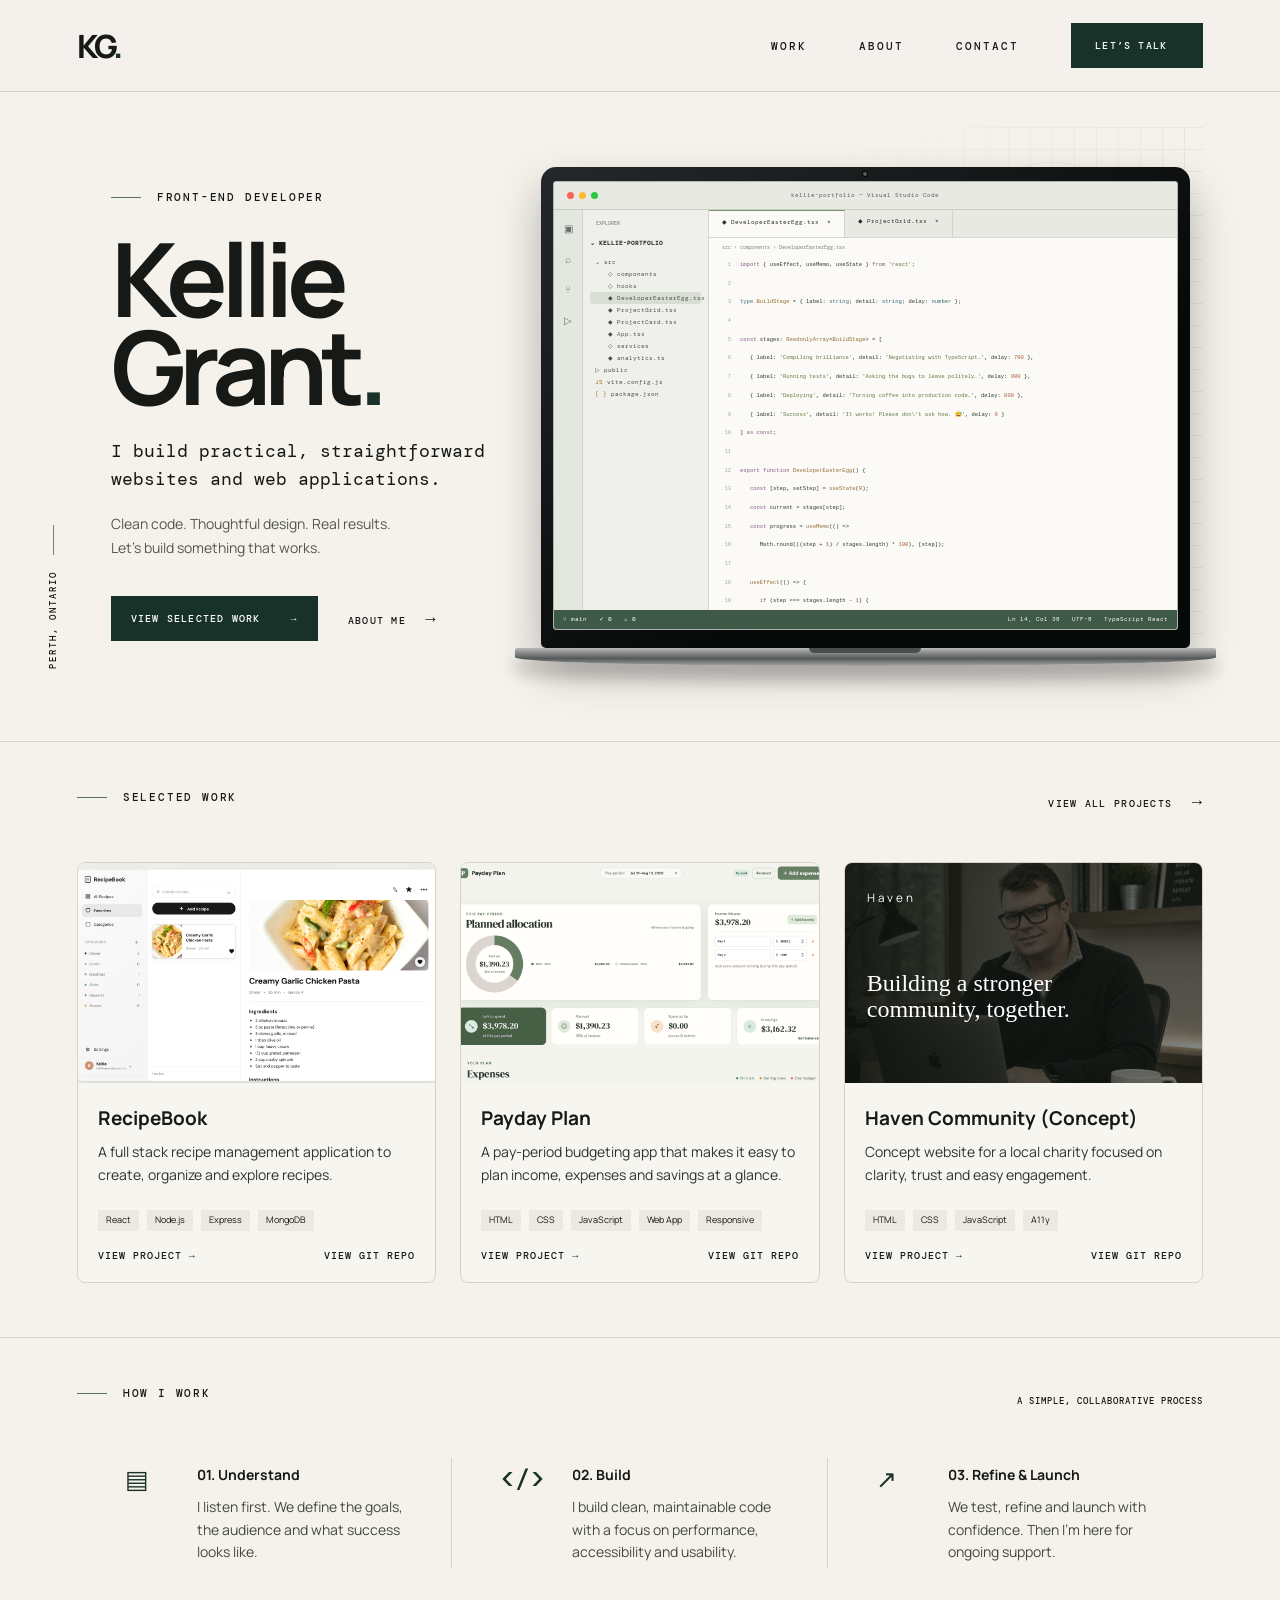
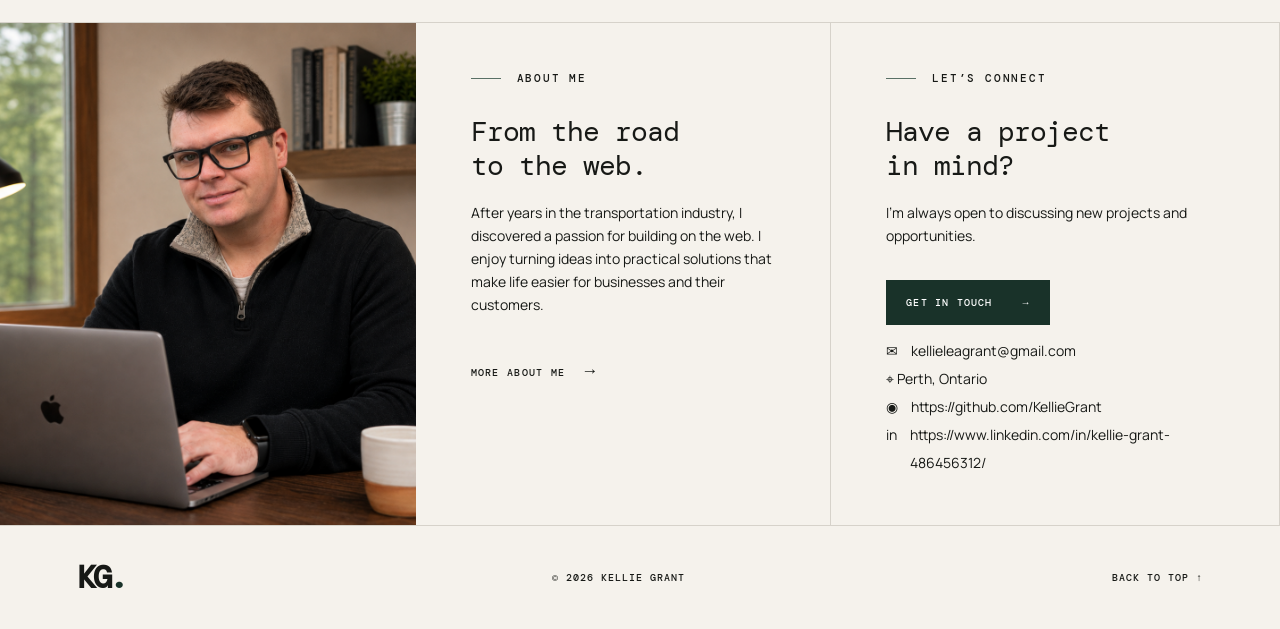
<file: index.html>
<!doctype html>
<html lang="en">
   <head>
      <meta charset="UTF-8" />
      <meta name="viewport" content="width=device-width, initial-scale=1.0" />
      <meta
         name="description"
         content="Kellie Grant — front-end developer building practical, thoughtful web experiences."
      />
      <title>Kellie Grant — Front-End Developer</title>
      <link rel="preconnect" href="https://fonts.googleapis.com" />
      <link rel="preconnect" href="https://fonts.gstatic.com" crossorigin />
      <link
         href="https://fonts.googleapis.com/css2?family=DM+Mono:wght@400;500&family=Manrope:wght@400;500;600;700;800&display=swap"
         rel="stylesheet"
      />
      <link rel="stylesheet" href="styles.css" />
   </head>
   <body>
      <header class="site-header">
         <a class="wordmark" href="#top" aria-label="Kellie Grant home"
            >KG<span>.</span></a
         >
         <button
            class="menu-toggle"
            aria-label="Toggle navigation"
            aria-expanded="false"
         >
            <span></span><span></span>
         </button>
         <nav class="nav-links" aria-label="Main navigation">
            <a href="#work">Work</a><a href="pages/about.html" data-about-transition>About</a
            ><a href="pages/contact.html" data-contact-transition>Contact</a>
            <a class="button button-small" href="mailto:kellieleagrant@gmail.com"
               >Let’s talk</a
            >
         </nav>
      </header>

      <main id="top">
         <section class="hero section-shell">
            <p class="location">Perth, Ontario</p>
            <div class="hero-copy">
               <p class="eyebrow">Front-end developer</p>
               <h1>Kellie<br />Grant<span>.</span></h1>
               <p class="hero-lede">
                  I build practical, straightforward<br />websites and web
                  applications.
               </p>
               <p class="hero-support">
                  Clean code. Thoughtful design. Real results.<br />Let’s build
                  something that works.
               </p>
               <div class="hero-actions">
                  <a class="button" href="#work"
                     >View selected work <span>→</span></a
                  >
                  <a class="text-link" href="pages/about.html" data-about-transition>About me <span>→</span></a>
               </div>
            </div>

            <div
               class="hero-visual"
               role="img"
               aria-label="A laptop displaying a React and TypeScript project in Visual Studio Code"
            >
               <div class="blueprint"></div>
               <div class="code-laptop" aria-hidden="true">
                  <div class="laptop-bezel">
                     <div class="code-window">
                        <div class="editor-titlebar">
                           <div class="window-controls">
                              <span></span><span></span><span></span>
                           </div>
                           <span>kellie-portfolio — Visual Studio Code</span>
                        </div>
                        <div class="editor-workspace">
                           <aside class="editor-activity">
                              <span>▣</span><span>⌕</span><span>⑂</span
                              ><span>▷</span>
                           </aside>
                           <aside class="editor-explorer">
                              <b>EXPLORER</b>
                              <strong>⌄ KELLIE-PORTFOLIO</strong>
                              <ul>
                                 <li>⌄ src</li>
                                 <li class="nested">◇ components</li>
                                 <li class="nested">◇ hooks</li>
                                 <li class="nested active">
                                    ◆ DeveloperEasterEgg.tsx
                                 </li>
                                 <li class="nested">◆ ProjectGrid.tsx</li>
                                 <li class="nested">◆ ProjectCard.tsx</li>
                                 <li class="nested">◆ App.tsx</li>
                                 <li class="nested">◇ services</li>
                                 <li class="nested">◆ analytics.ts</li>
                                 <li>▷ public</li>
                                 <li>
                                    <span class="js-file">JS</span>
                                    vite.config.js
                                 </li>
                                 <li>
                                    <span class="json-file">{ }</span>
                                    package.json
                                 </li>
                              </ul>
                           </aside>
                           <div class="editor-main">
                              <div class="editor-tabs">
                                 <span class="active"
                                    >◆ DeveloperEasterEgg.tsx&nbsp; ×</span
                                 >
                                 <span>◆ ProjectGrid.tsx&nbsp; ×</span>
                              </div>
                              <div class="code-breadcrumbs">
                                 src &rsaquo; components &rsaquo;
                                 DeveloperEasterEgg.tsx
                              </div>
                              <pre
                                 class="code-editor"
                              ><code><span class="line"><i>1</i><span class="pink">import</span> { useEffect, useMemo, useState } <span class="pink">from</span> <span class="green">'react'</span>;</span>
<span class="line"><i>2</i></span>
<span class="line"><i>3</i><span class="blue">type</span> <span class="yellow">BuildStage</span> = { label: <span class="blue">string</span>; detail: <span class="blue">string</span>; delay: <span class="blue">number</span> };</span>
<span class="line"><i>4</i></span>
<span class="line"><i>5</i><span class="pink">const</span> stages: <span class="yellow">ReadonlyArray</span>&lt;<span class="yellow">BuildStage</span>&gt; = [</span>
<span class="line"><i>6</i>   { label: <span class="green">'Compiling brilliance'</span>, detail: <span class="green">'Negotiating with TypeScript…'</span>, delay: <span class="orange">700</span> },</span>
<span class="line"><i>7</i>   { label: <span class="green">'Running tests'</span>, detail: <span class="green">'Asking the bugs to leave politely…'</span>, delay: <span class="orange">900</span> },</span>
<span class="line"><i>8</i>   { label: <span class="green">'Deploying'</span>, detail: <span class="green">'Turning coffee into production code…'</span>, delay: <span class="orange">800</span> },</span>
<span class="line"><i>9</i>   { label: <span class="green">'Success'</span>, detail: <span class="green">'It works! Please don\'t ask how. 😅'</span>, delay: <span class="orange">0</span> }</span>
<span class="line"><i>10</i>] <span class="pink">as const</span>;</span>
<span class="line"><i>11</i></span>
<span class="line"><i>12</i><span class="pink">export function</span> <span class="yellow">DeveloperEasterEgg</span>() {</span>
<span class="line"><i>13</i>   <span class="pink">const</span> [step, setStep] = <span class="yellow">useState</span>(<span class="orange">0</span>);</span>
<span class="line"><i>14</i>   <span class="pink">const</span> current = stages[step];</span>
<span class="line"><i>15</i>   <span class="pink">const</span> progress = <span class="yellow">useMemo</span>(() =&gt;</span>
<span class="line"><i>16</i>      Math.round(((step + <span class="orange">1</span>) / stages.length) * <span class="orange">100</span>), [step]);</span>
<span class="line"><i>17</i></span>
<span class="line"><i>18</i>   <span class="yellow">useEffect</span>(() =&gt; {</span>
<span class="line"><i>19</i>      <span class="pink">if</span> (step === stages.length - <span class="orange">1</span>) {</span>
<span class="line"><i>20</i>         console.info(<span class="green">'☕ Achievement unlocked: shipped before the coffee got cold.'</span>);</span>
<span class="line"><i>21</i>         <span class="pink">return</span>;</span>
<span class="line"><i>22</i>      }</span>
<span class="line"><i>23</i></span>
<span class="line"><i>24</i>      <span class="pink">const</span> timer = window.setTimeout(() =&gt;</span>
<span class="line"><i>25</i>         setStep(value =&gt; Math.min(value + <span class="orange">1</span>, stages.length - <span class="orange">1</span>)),</span>
<span class="line"><i>26</i>         current.delay</span>
<span class="line"><i>27</i>      );</span>
<span class="line"><i>28</i></span>
<span class="line"><i>29</i>      <span class="pink">return</span> () =&gt; window.clearTimeout(timer);</span>
<span class="line"><i>30</i>   }, [step, current.delay]);</span>
<span class="line"><i>31</i></span>
<span class="line"><i>32</i>   <span class="pink">return</span> (</span>
<span class="line"><i>33</i>      &lt;<span class="blue">output</span> <span class="cyan">aria-live</span>=<span class="green">"polite"</span> <span class="cyan">data-progress</span>={progress}&gt;</span>
<span class="line"><i>34</i>         &lt;<span class="blue">strong</span>&gt;{current.label}&lt;/<span class="blue">strong</span>&gt; — {current.detail} ({progress}%)</span>
<span class="line"><i>35</i>      &lt;/<span class="blue">output</span>&gt;</span>
<span class="line"><i>36</i>   );</span>
<span class="line"><i>37</i>}</span></code></pre>
                           </div>
                        </div>
                        <div class="editor-statusbar">
                           <span>⑂ main&nbsp;&nbsp; ✓ 0&nbsp;&nbsp; △ 0</span>
                           <span
                              >Ln 14, Col 38&nbsp;&nbsp; UTF-8&nbsp;&nbsp;
                              TypeScript React</span
                           >
                        </div>
                        <div class="laptop-about-preview" aria-hidden="true">
                           <div class="preview-header">
                              <span class="preview-wordmark">KG<span>.</span></span>
                              <span>Work&nbsp;&nbsp;&nbsp; About&nbsp;&nbsp;&nbsp; Contact</span>
                           </div>
                           <div class="preview-about-copy">
                              <p>— About me</p>
                              <h2>Hi, I’m<br />Kellie<span>.</span></h2>
                              <small>Front-end developer, thoughtful problem solver,<br />and lifelong builder based in Perth, Ontario.</small>
                           </div>
                           <img src="assets/images/kellie-portrait.png" alt="" />
                        </div>
                        <div class="laptop-contact-preview" aria-hidden="true">
                           <div class="preview-header">
                              <span class="preview-wordmark">KG<span>.</span></span>
                              <span>Work&nbsp;&nbsp;&nbsp; About&nbsp;&nbsp;&nbsp; Contact</span>
                           </div>
                           <div class="preview-contact-copy">
                              <p>— Let’s connect</p>
                              <h2>Let’s build<br />something<span>.</span></h2>
                              <small>Have a project or opportunity in mind?<br />I’d love to hear about it.</small>
                           </div>
                           <div class="preview-contact-card">
                              <span>START A CONVERSATION</span>
                              <b>kellieleagrant<br />@gmail.com</b>
                              <i>Send an email&nbsp; →</i>
                           </div>
                        </div>
                     </div>
                  </div>
                  <div class="code-laptop-base"><span></span></div>
               </div>
            </div>
         </section>

         <section class="work-section section-shell" id="work">
            <div class="section-heading">
               <p class="eyebrow">Selected work</p>
               <a class="text-link" href="#project-grid"
                  >View all projects <span>→</span></a
               >
            </div>
            <div class="project-grid" id="project-grid">
               <article class="project-card">
                  <a
                     class="project-image recipebook-preview"
                     href="https://recipe-book-nu-five.vercel.app"
                     target="_blank"
                     rel="noopener noreferrer"
                     aria-label="View the RecipeBook project"
                  >
                     <img
                        src="assets/images/RecipeBook.png"
                        alt="RecipeBook application showing a creamy garlic chicken pasta recipe"
                     />
                  </a>
                  <div class="project-body">
                     <h3>RecipeBook</h3>
                     <p>
                        A full stack recipe management application to create,
                        organize and explore recipes.
                     </p>
                     <div class="tags">
                        <span>React</span><span>Node.js</span
                        ><span>Express</span><span>MongoDB</span>
                     </div>
                     <div class="card-links">
                        <a
                           href="https://recipe-book-nu-five.vercel.app"
                           target="_blank"
                           rel="noopener noreferrer"
                           >View project →</a
                        ><a
                           href="https://github.com/KellieGrant/RecipeBook"
                           target="_blank"
                           rel="noopener noreferrer"
                           >View Git repo</a
                        >
                     </div>
                  </div>
               </article>
               <article class="project-card">
                  <a
                     class="project-image payday-preview"
                     href="https://payday-plan-budget.kgrant325i.chatgpt.site"
                     target="_blank"
                     rel="noopener noreferrer"
                     aria-label="View the Payday Plan project"
                  >
                     <img
                        src="assets/images/Payday.png"
                        alt="Payday Plan budgeting app dashboard"
                     />
                  </a>
                  <div class="project-body">
                     <h3>Payday Plan</h3>
                     <p>
                        A pay-period budgeting app that makes it easy to plan
                        income, expenses and savings at a glance.
                     </p>
                     <div class="tags">
                        <span>HTML</span><span>CSS</span><span>JavaScript</span
                        ><span>Web App</span><span>Responsive</span>
                     </div>
                     <div class="card-links">
                        <a
                           href="https://payday-plan-budget.kgrant325i.chatgpt.site"
                           target="_blank"
                           rel="noopener noreferrer"
                           >View project →</a
                        ><a
                           href="https://github.com/KellieGrant/PaydayPlanner"
                           target="_blank"
                           rel="noopener noreferrer"
                           >View Git repo</a
                        >
                     </div>
                  </div>
               </article>
               <article class="project-card">
                  <a
                     class="project-image haven-preview"
                     href="#contact"
                     aria-label="Learn more about the Haven Community concept"
                  >
                     <div class="project-overlay">
                        <small>Haven</small>
                        <h3>Building a stronger<br />community, together.</h3>
                     </div>
                  </a>
                  <div class="project-body">
                     <h3>Haven Community (Concept)</h3>
                     <p>
                        Concept website for a local charity focused on clarity,
                        trust and easy engagement.
                     </p>
                     <div class="tags">
                        <span>HTML</span><span>CSS</span><span>JavaScript</span
                        ><span>A11y</span>
                     </div>
                     <div class="card-links">
                        <a href="#contact">View project →</a
                        ><a
                           href="https://github.com/KellieGrant/kellie_grant_portfolio"
                           target="_blank"
                           rel="noopener noreferrer"
                           >View Git repo</a
                        >
                     </div>
                  </div>
               </article>
            </div>
         </section>

         <section class="process section-shell">
            <div class="section-heading">
               <p class="eyebrow">How I work</p>
               <p class="micro">A simple, collaborative process</p>
            </div>
            <div class="process-grid">
               <article>
                  <span class="process-icon">▤</span>
                  <div>
                     <h3>01. Understand</h3>
                     <p>
                        I listen first. We define the goals, the audience and
                        what success looks like.
                     </p>
                  </div>
               </article>
               <article>
                  <span class="process-icon">&lt;/&gt;</span>
                  <div>
                     <h3>02. Build</h3>
                     <p>
                        I build clean, maintainable code with a focus on
                        performance, accessibility and usability.
                     </p>
                  </div>
               </article>
               <article>
                  <span class="process-icon">↗</span>
                  <div>
                     <h3>03. Refine &amp; Launch</h3>
                     <p>
                        We test, refine and launch with confidence. Then I’m
                        here for ongoing support.
                     </p>
                  </div>
               </article>
            </div>
         </section>

         <section class="about-contact" id="about">
            <div class="portrait">
               <img
                  src="assets/images/kellie-portrait.png"
                  alt="Kellie Grant working at a laptop"
               />
            </div>
            <div class="about-panel">
               <p class="eyebrow">About me</p>
               <h2>From the road<br />to the web.</h2>
               <p>
                  After years in the transportation industry, I discovered a
                  passion for building on the web. I enjoy turning ideas into
                  practical solutions that make life easier for businesses and
                  their customers.
               </p>
               <a class="text-link" href="pages/about.html"
                  >More about me <span>→</span></a
               >
            </div>
            <div class="contact-panel" id="contact">
               <p class="eyebrow">Let’s connect</p>
               <h2>Have a project<br />in mind?</h2>
               <p>
                  I’m always open to discussing new projects and opportunities.
               </p>
               <a class="button" href="mailto:kellieleagrant@gmail.com"
                  >Get in touch <span>→</span></a
               >
               <ul>
                  <li>
                     ✉
                     <a href="mailto:kellieleagrant@gmail.com"
                        >kellieleagrant@gmail.com</a
                     >
                  </li>
                  <li>⌖ Perth, Ontario</li>
                  <li>◉ <a href="#">https://github.com/KellieGrant</a></li>
                  <li>
                     in
                     <a href="#"
                        >https://www.linkedin.com/in/kellie-grant-486456312/</a
                     >
                  </li>
               </ul>
            </div>
         </section>
      </main>
      <footer>
         <a class="wordmark" href="#top">KG<span>.</span></a>
         <p>© <span id="year"></span> Kellie Grant</p>
         <a href="#top">Back to top ↑</a>
      </footer>
      <script src="script.js"></script>
   </body>
</html>
</file>
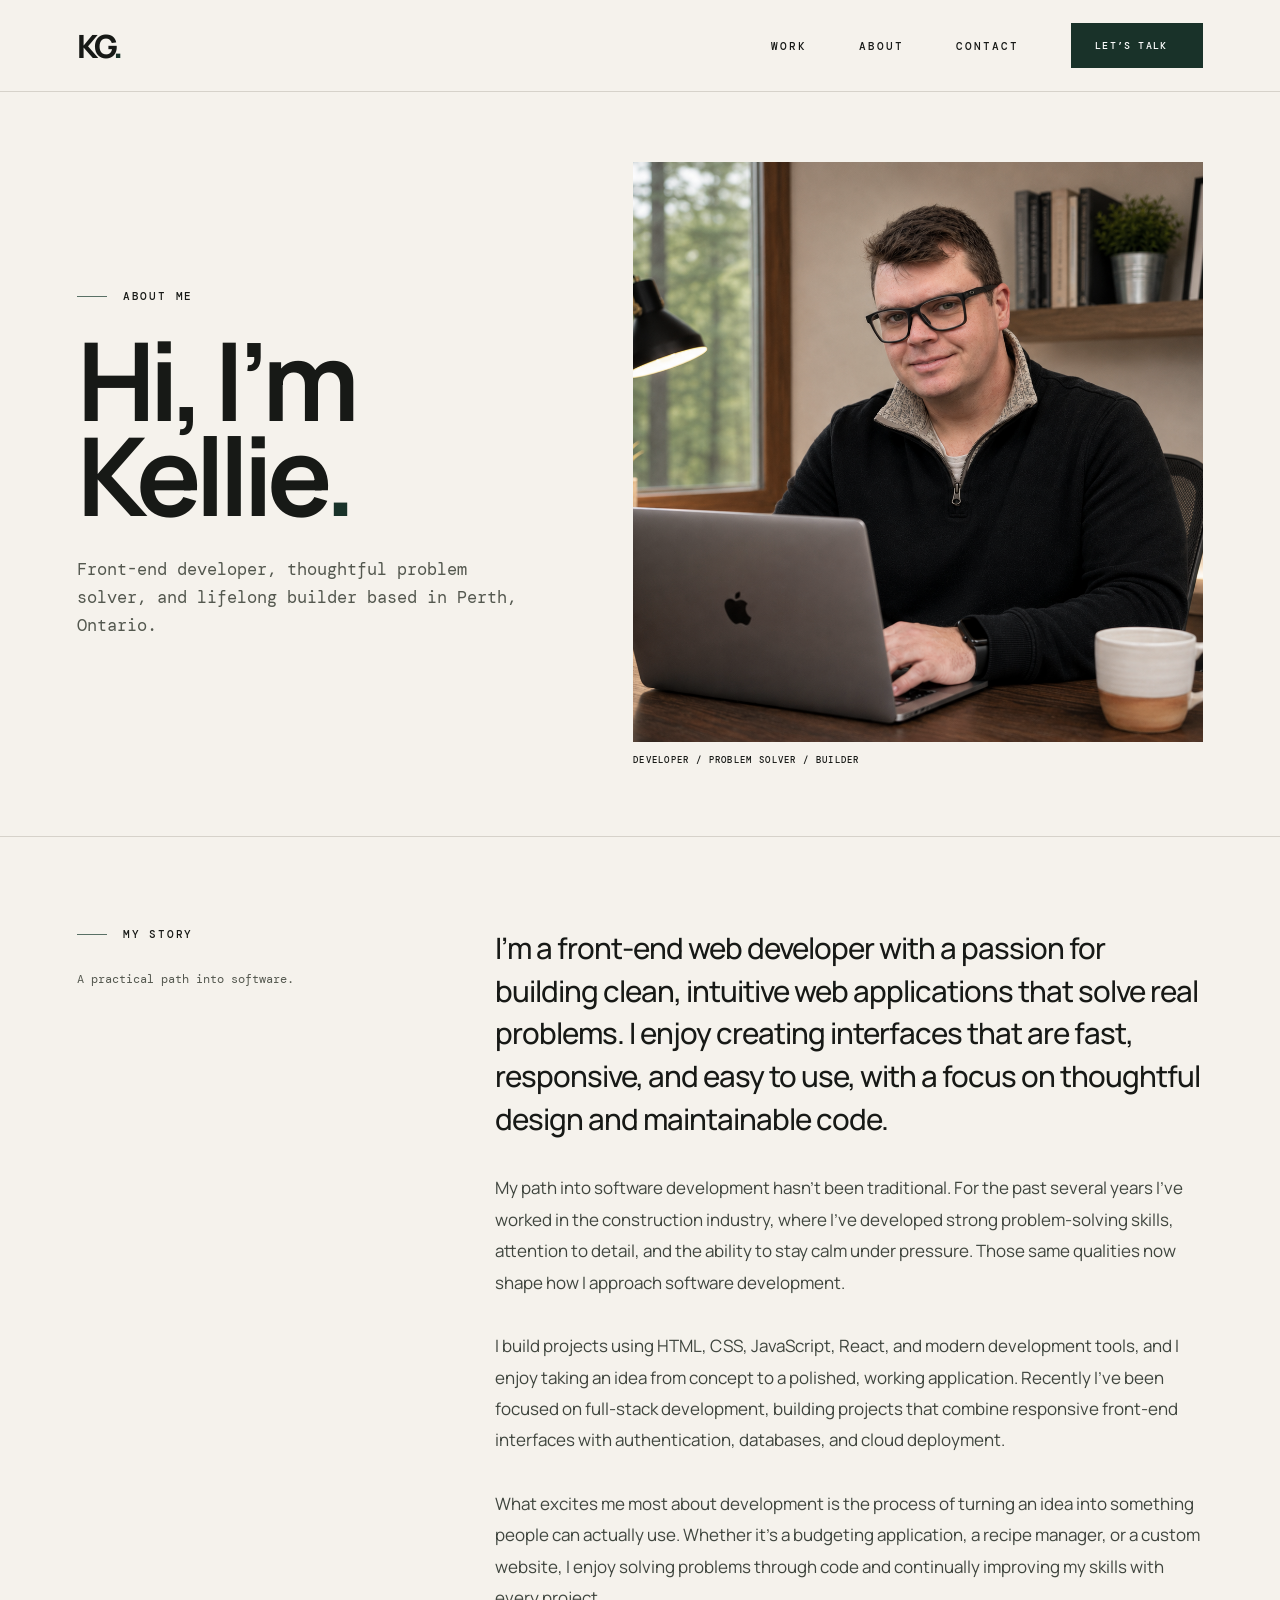
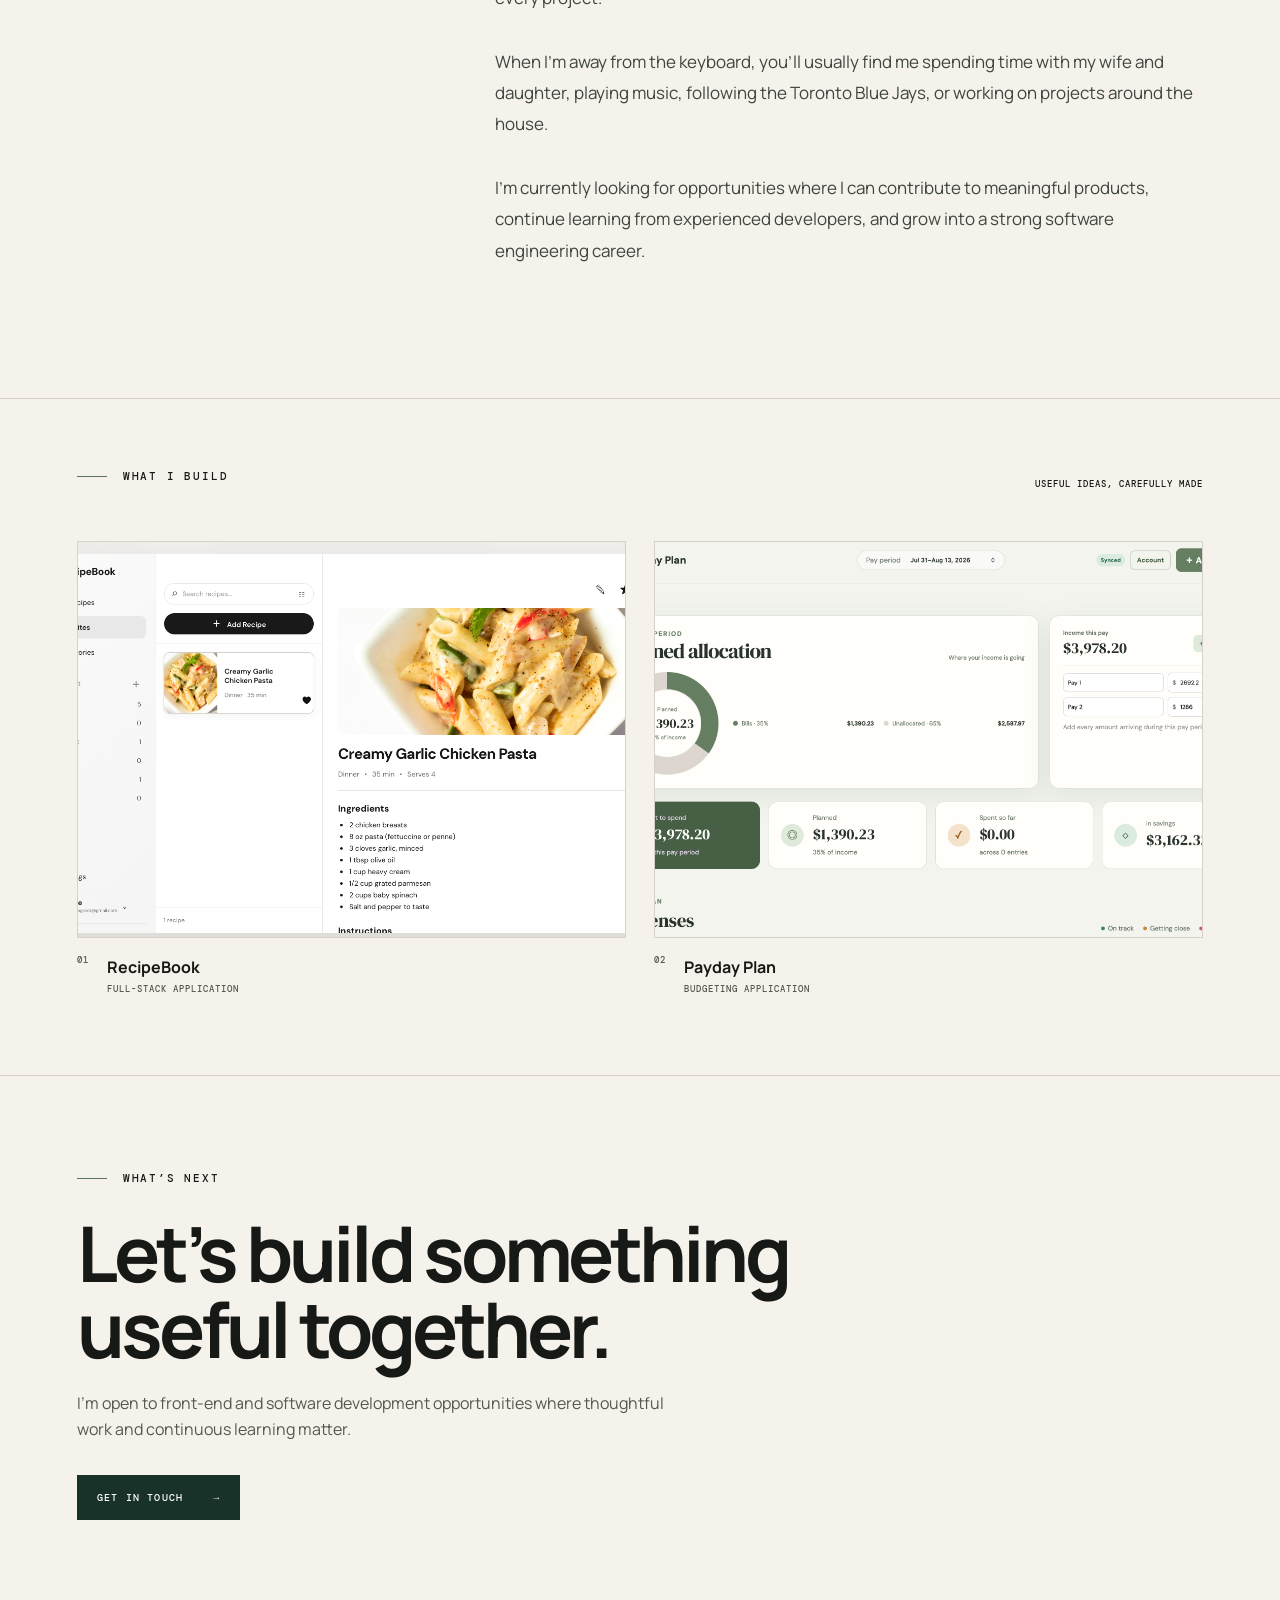
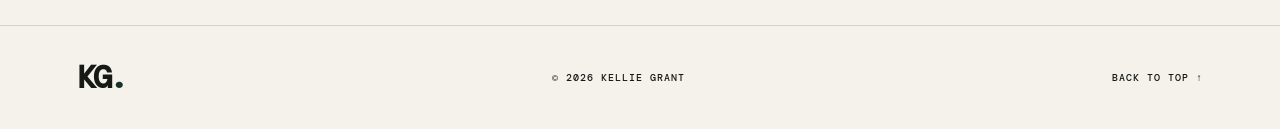
<file: pages/about.html>
<!doctype html>
<html lang="en">
   <head>
      <meta charset="UTF-8" />
      <meta name="viewport" content="width=device-width, initial-scale=1.0" />
      <meta
         name="description"
         content="Learn more about Kellie Grant, a front-end web developer building thoughtful, practical applications."
      />
      <title>About Kellie Grant — Front-End Developer</title>
      <link rel="preconnect" href="https://fonts.googleapis.com" />
      <link rel="preconnect" href="https://fonts.gstatic.com" crossorigin />
      <link
         href="https://fonts.googleapis.com/css2?family=DM+Mono:wght@400;500&family=Manrope:wght@400;500;600;700;800&display=swap"
         rel="stylesheet"
      />
      <link rel="stylesheet" href="../styles.css" />
   </head>
   <body class="about-document">
      <header class="site-header">
         <a class="wordmark" href="../index.html" aria-label="Kellie Grant home"
            >KG<span>.</span></a
         >
         <button
            class="menu-toggle"
            aria-label="Toggle navigation"
            aria-expanded="false"
         >
            <span></span><span></span>
         </button>
         <nav class="nav-links" aria-label="Main navigation">
            <a href="../index.html#work">Work</a>
            <a href="about.html" aria-current="page">About</a>
            <a href="../index.html#contact">Contact</a>
            <a
               class="button button-small"
               href="mailto:kellieleagrant@gmail.com"
               >Let’s talk</a
            >
         </nav>
      </header>

      <main class="about-page" id="top">
         <section class="about-page-hero section-shell">
            <div class="about-page-title">
               <p class="eyebrow">About me</p>
               <h1>Hi, I’m<br />Kellie<span>.</span></h1>
               <p class="about-page-lede">
                  Front-end developer, thoughtful problem solver, and lifelong
                  builder based in Perth, Ontario.
               </p>
            </div>
            <figure class="about-page-portrait">
               <img
                  src="../assets/images/kellie-portrait.png"
                  alt="Kellie Grant working at a laptop"
               />
               <figcaption>Developer / Problem solver / Builder</figcaption>
            </figure>
         </section>

         <section class="about-story section-shell">
            <aside>
               <p class="eyebrow">My story</p>
               <p class="story-note">A practical path into software.</p>
            </aside>
            <div class="story-copy">
               <p class="story-opening">
                  I’m a front-end web developer with a passion for building
                  clean, intuitive web applications that solve real problems.
                  I enjoy creating interfaces that are fast, responsive, and
                  easy to use, with a focus on thoughtful design and
                  maintainable code.
               </p>
               <p>
                  My path into software development hasn’t been traditional.
                  For the past several years I’ve worked in the construction
                  industry, where I’ve developed strong problem-solving skills,
                  attention to detail, and the ability to stay calm under
                  pressure. Those same qualities now shape how I approach
                  software development.
               </p>
               <p>
                  I build projects using HTML, CSS, JavaScript, React, and
                  modern development tools, and I enjoy taking an idea from
                  concept to a polished, working application. Recently I’ve
                  been focused on full-stack development, building projects
                  that combine responsive front-end interfaces with
                  authentication, databases, and cloud deployment.
               </p>
               <p>
                  What excites me most about development is the process of
                  turning an idea into something people can actually use.
                  Whether it’s a budgeting application, a recipe manager, or a
                  custom website, I enjoy solving problems through code and
                  continually improving my skills with every project.
               </p>
               <p>
                  When I’m away from the keyboard, you’ll usually find me
                  spending time with my wife and daughter, playing music,
                  following the Toronto Blue Jays, or working on projects
                  around the house.
               </p>
               <p>
                  I’m currently looking for opportunities where I can
                  contribute to meaningful products, continue learning from
                  experienced developers, and grow into a strong software
                  engineering career.
               </p>
            </div>
         </section>

         <section class="about-work section-shell">
            <div class="section-heading">
               <p class="eyebrow">What I build</p>
               <p class="micro">Useful ideas, carefully made</p>
            </div>
            <div class="about-work-grid">
               <figure>
                  <img
                     src="../assets/images/RecipeBook.png"
                     alt="RecipeBook application interface"
                  />
                  <figcaption>
                     <span>01</span>
                     <div><b>RecipeBook</b><small>Full-stack application</small></div>
                  </figcaption>
               </figure>
               <figure>
                  <img
                     src="../assets/images/Payday.png"
                     alt="Payday Plan budgeting application dashboard"
                  />
                  <figcaption>
                     <span>02</span>
                     <div><b>Payday Plan</b><small>Budgeting application</small></div>
                  </figcaption>
               </figure>
            </div>
         </section>

         <section class="about-cta section-shell">
            <p class="eyebrow">What’s next</p>
            <h2>Let’s build something<br />useful together.</h2>
            <p>
               I’m open to front-end and software development opportunities
               where thoughtful work and continuous learning matter.
            </p>
            <a class="button" href="mailto:kellieleagrant@gmail.com"
               >Get in touch <span>→</span></a
            >
         </section>
      </main>

      <footer>
         <a class="wordmark" href="../index.html">KG<span>.</span></a>
         <p>© <span id="year"></span> Kellie Grant</p>
         <a href="#top">Back to top ↑</a>
      </footer>
      <script src="../script.js"></script>
   </body>
</html>
</file>
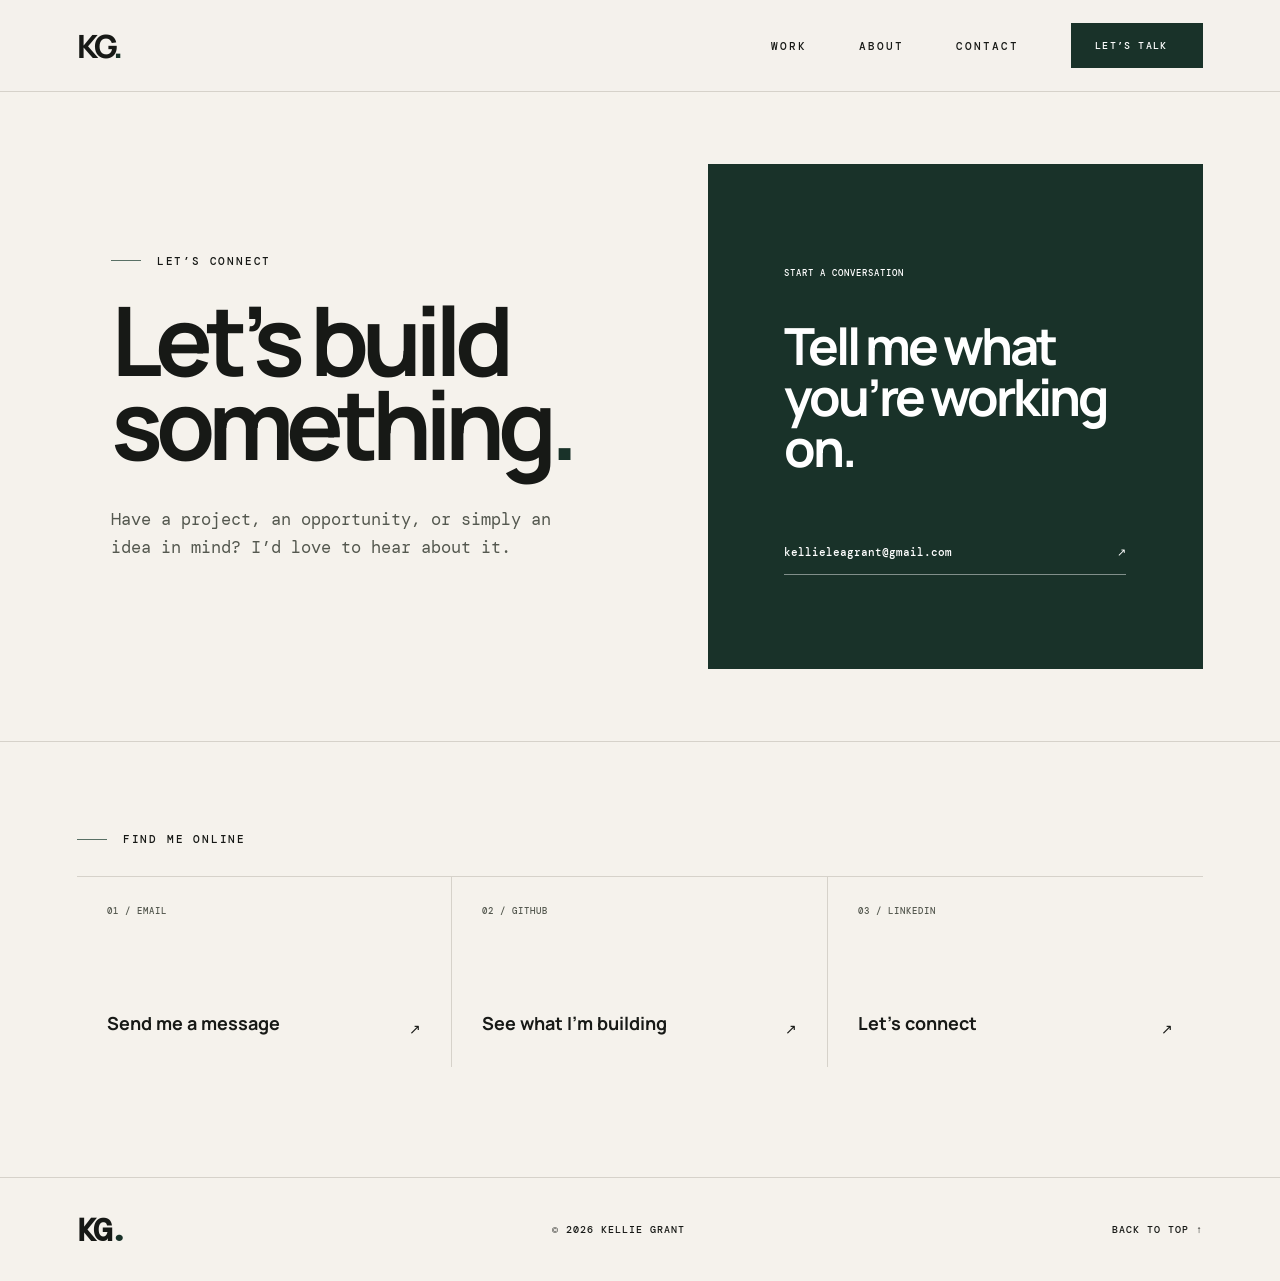
<file: pages/contact.html>
<!doctype html>
<html lang="en">
   <head>
      <meta charset="UTF-8" />
      <meta name="viewport" content="width=device-width, initial-scale=1.0" />
      <meta name="description" content="Contact Kellie Grant about front-end development projects and opportunities." />
      <title>Contact Kellie Grant — Front-End Developer</title>
      <link rel="preconnect" href="https://fonts.googleapis.com" />
      <link rel="preconnect" href="https://fonts.gstatic.com" crossorigin />
      <link href="https://fonts.googleapis.com/css2?family=DM+Mono:wght@400;500&family=Manrope:wght@400;500;600;700;800&display=swap" rel="stylesheet" />
      <link rel="stylesheet" href="../styles.css" />
   </head>
   <body class="contact-document">
      <header class="site-header">
         <a class="wordmark" href="../index.html" aria-label="Kellie Grant home">KG<span>.</span></a>
         <button class="menu-toggle" aria-label="Toggle navigation" aria-expanded="false"><span></span><span></span></button>
         <nav class="nav-links" aria-label="Main navigation">
            <a href="../index.html#work">Work</a>
            <a href="about.html">About</a>
            <a href="contact.html" aria-current="page">Contact</a>
            <a class="button button-small" href="mailto:kellieleagrant@gmail.com">Let’s talk</a>
         </nav>
      </header>

      <main class="contact-page" id="top">
         <section class="contact-page-hero section-shell">
            <div class="contact-page-copy">
               <p class="eyebrow">Let’s connect</p>
               <h1>Let’s build<br />something<span>.</span></h1>
               <p>Have a project, an opportunity, or simply an idea in mind? I’d love to hear about it.</p>
            </div>
            <div class="contact-page-card">
               <p class="micro">Start a conversation</p>
               <h2>Tell me what<br />you’re working on.</h2>
               <a href="mailto:kellieleagrant@gmail.com">kellieleagrant@gmail.com <span>↗</span></a>
            </div>
         </section>

         <section class="contact-details section-shell">
            <p class="eyebrow">Find me online</p>
            <div class="contact-detail-grid">
               <a href="mailto:kellieleagrant@gmail.com"><span>01 / Email</span><b>Send me a message</b><i>↗</i></a>
               <a href="https://github.com/KellieGrant" target="_blank" rel="noopener noreferrer"><span>02 / GitHub</span><b>See what I’m building</b><i>↗</i></a>
               <a href="https://www.linkedin.com/in/kellie-grant-486456312/" target="_blank" rel="noopener noreferrer"><span>03 / LinkedIn</span><b>Let’s connect</b><i>↗</i></a>
            </div>
         </section>
      </main>

      <footer>
         <a class="wordmark" href="../index.html">KG<span>.</span></a>
         <p>© <span id="year"></span> Kellie Grant</p>
         <a href="#top">Back to top ↑</a>
      </footer>
      <script src="../script.js"></script>
   </body>
</html>
</file>
<file: styles.css>
/* Design tokens */
:root {
   --color-canvas: #f5f2ec;
   --color-surface: #faf8f3;
   --color-ink: #171916;
   --color-muted: #54584f;
   --color-accent: #193229;
   --color-accent-hover: #25493a;
   --color-border: #d6d2ca;
   --font-mono: 'DM Mono', monospace;
   --font-sans: 'Manrope', sans-serif;
   --page-gutter: max(6vw, 32px);
}

/* Base */
* {
   box-sizing: border-box;
}

html {
   scroll-behavior: smooth;
}

body {
   margin: 0;
   background: var(--color-canvas);
   color: var(--color-ink);
   font: 14px/1.65 var(--font-sans);
   -webkit-font-smoothing: antialiased;
}

body::after {
   position: fixed;
   z-index: 9998;
   inset: 0;
   pointer-events: none;
   background: #171b18;
   opacity: 0;
   content: '';
}

a {
   color: inherit;
   text-decoration: none;
}

img {
   display: block;
   max-width: 100%;
}

/* Shared components */
.section-shell {
   padding-inline: var(--page-gutter);
}

.wordmark {
   font-size: 32px;
   font-weight: 800;
   letter-spacing: -3px;
   line-height: 1;
}

.wordmark span,
h1 span {
   color: var(--color-accent);
}

.button {
   display: inline-flex;
   align-items: center;
   justify-content: space-between;
   gap: 30px;
   padding: 16px 20px;
   border: 0;
   background: var(--color-accent);
   color: #fff;
   font: 500 10px var(--font-mono);
   letter-spacing: 1.2px;
   text-transform: uppercase;
}

.button:hover {
   background: var(--color-accent-hover);
}

.button-small {
   min-width: 132px;
   padding: 16px 24px;
}

.text-link {
   font: 500 10px var(--font-mono);
   letter-spacing: 1.3px;
   text-transform: uppercase;
   white-space: nowrap;
}

.text-link span {
   margin-left: 12px;
   font-size: 17px;
}

.eyebrow {
   display: flex;
   align-items: center;
   gap: 16px;
   margin: 0 0 30px;
   font: 500 11px var(--font-mono);
   letter-spacing: 1.8px;
   text-transform: uppercase;
}

.eyebrow::before {
   width: 30px;
   height: 1px;
   background: #597065;
   content: '';
}

.section-heading {
   display: flex;
   align-items: flex-start;
   justify-content: space-between;
   margin-bottom: 28px;
}

.micro {
   font: 500 9px var(--font-mono);
   letter-spacing: 1px;
   text-transform: uppercase;
}

/* Header and navigation */
.site-header {
   position: relative;
   z-index: 20;
   display: flex;
   align-items: center;
   height: 92px;
   padding-inline: var(--page-gutter);
   border-bottom: 1px solid var(--color-border);
   background: rgb(245 242 236 / 95%);
}

.nav-links {
   display: flex;
   align-items: center;
   gap: 52px;
   margin-left: auto;
}

.nav-links > a:not(.button) {
   font: 500 11px var(--font-mono);
   letter-spacing: 2px;
   text-transform: uppercase;
}

.menu-toggle {
   display: none;
}

/* Hero */
.hero {
   position: relative;
   display: grid;
   grid-template-columns: 40% 60%;
   align-items: center;
   min-height: 650px;
   overflow: hidden;
   border-bottom: 1px solid var(--color-border);
}

.hero-copy {
   position: relative;
   z-index: 2;
   padding: 72px 0 74px 34px;
}

.hero h1 {
   margin: 0 0 28px;
   font-size: clamp(72px, 8vw, 124px);
   letter-spacing: -7px;
   line-height: 0.86;
}

.hero-lede {
   margin: 0 0 18px;
   font: 400 18px/1.55 var(--font-mono);
}

.hero-support {
   margin-bottom: 36px;
   color: var(--color-muted);
   line-height: 1.7;
}

.hero-actions {
   display: flex;
   align-items: center;
   gap: 30px;
}

.location {
   position: absolute;
   bottom: 72px;
   left: 38px;
   padding-bottom: 46px;
   transform: rotate(180deg);
   font: 500 9px var(--font-mono);
   letter-spacing: 2px;
   text-transform: uppercase;
   writing-mode: vertical-rl;
}

.location::after {
   position: absolute;
   bottom: 0;
   left: 5px;
   width: 1px;
   height: 30px;
   background: #728078;
   content: '';
}

.hero-visual {
   position: relative;
   display: flex;
   align-items: center;
   justify-content: center;
   height: 100%;
}

.blueprint {
   position: absolute;
   top: 35px;
   right: 0;
   width: 55%;
   height: 80%;
   background-image:
      linear-gradient(#ccd0c8 1px, transparent 1px),
      linear-gradient(90deg, #ccd0c8 1px, transparent 1px);
   background-size: 22px 22px;
   opacity: 0.35;
   mask-image: linear-gradient(to left, #000, transparent);
}

.blueprint::after {
   position: absolute;
   top: 35px;
   right: 40px;
   width: 220px;
   height: 220px;
   border: 1px solid #c2c8bf;
   border-radius: 50%;
   content: '';
}

/* Code editor mockup */
.code-laptop {
   position: relative;
   z-index: 2;
   width: min(96%, 760px);
   transform-origin: center;
   will-change: transform;
}

body.about-transitioning {
   overflow: hidden;
}

body.about-transitioning .site-header,
body.about-transitioning .hero-copy,
body.about-transitioning .location,
body.about-transitioning .blueprint {
   opacity: 0;
   transition: opacity 240ms ease;
}

body.about-transitioning .code-laptop {
   z-index: 9999;
   transform: translate(var(--zoom-x), var(--zoom-y)) scale(var(--zoom-scale));
   transition: transform 780ms cubic-bezier(.76, 0, .24, 1);
}

body.about-transitioning::after {
   opacity: 1;
   transition: opacity 500ms ease 260ms;
}

.about-document .site-header,
.about-document .about-page,
.about-document footer,
.contact-document .site-header,
.contact-document .contact-page,
.contact-document footer {
   transition: opacity 480ms ease, transform 680ms cubic-bezier(.22, 1, .36, 1);
}

.about-document::after,
.contact-document::after {
   transition: opacity 460ms ease;
}

.about-document.page-arriving .site-header,
.about-document.page-arriving .about-page,
.about-document.page-arriving footer,
.contact-document.page-arriving .site-header,
.contact-document.page-arriving .contact-page,
.contact-document.page-arriving footer {
   opacity: 0;
   transform: scale(1.025);
}

.about-document.page-arriving::after,
.contact-document.page-arriving::after {
   opacity: 1;
}

.laptop-bezel {
   position: relative;
   padding: 14px 12px 18px;
   border-radius: 15px 15px 5px 5px;
   background: linear-gradient(145deg, #25282a, #070808 65%);
   box-shadow: 0 22px 45px rgb(0 0 0 / 28%);
}

.laptop-bezel::before {
   position: absolute;
   top: 5px;
   left: 50%;
   width: 4px;
   height: 4px;
   transform: translateX(-50%);
   border-radius: 50%;
   background: #53615d;
   box-shadow: 0 0 0 1px #020303;
   content: '';
}

.code-window {
   position: relative;
   overflow: hidden;
   border: 1px solid #aeb5aa;
   border-radius: 3px;
   background: #fbfaf6;
   color: #273129;
   font-family: var(--font-mono);
}

.editor-titlebar,
.editor-workspace,
.editor-statusbar {
   transition: opacity 180ms ease;
}

.laptop-about-preview,
.laptop-contact-preview {
   position: absolute;
   z-index: 3;
   inset: 0;
   display: grid;
   grid-template-columns: 54% 46%;
   grid-template-rows: 13% 87%;
   overflow: hidden;
   background: var(--color-canvas);
   color: var(--color-ink);
   opacity: 0;
   pointer-events: none;
   transition: opacity 180ms ease;
}

.laptop-about-preview .preview-header,
.laptop-contact-preview .preview-header {
   grid-column: 1 / -1;
   display: flex;
   align-items: center;
   justify-content: space-between;
   padding: 0 5%;
   border-bottom: 1px solid var(--color-border);
   font-size: 5px;
   letter-spacing: .5px;
   text-transform: uppercase;
}

.preview-wordmark {
   font: 800 12px var(--font-sans);
   letter-spacing: -1px;
}

.preview-wordmark span,
.preview-about-copy h2 span {
   color: var(--color-accent);
}

.preview-about-copy {
   align-self: center;
   padding-left: 12%;
   font-family: var(--font-sans);
}

.preview-about-copy p {
   margin: 0 0 8%;
   font: 500 5px var(--font-mono);
   letter-spacing: 1px;
   text-transform: uppercase;
}

.preview-about-copy h2 {
   margin: 0 0 8%;
   font-size: clamp(24px, 3.1vw, 48px);
   letter-spacing: -3px;
   line-height: .88;
}

.preview-about-copy small {
   display: block;
   color: var(--color-muted);
   font: 400 5.5px/1.65 var(--font-mono);
}

.laptop-about-preview > img {
   width: 100%;
   height: 100%;
   object-fit: cover;
   object-position: center 35%;
}

.code-laptop.laptop-showing-about .editor-titlebar,
.code-laptop.laptop-showing-about .editor-workspace,
.code-laptop.laptop-showing-about .editor-statusbar {
   opacity: 0;
}

.code-laptop.laptop-showing-about .laptop-about-preview {
   opacity: 1;
}

.preview-contact-copy {
   align-self: center;
   padding-left: 12%;
   font-family: var(--font-sans);
}

.preview-contact-copy p {
   margin: 0 0 8%;
   font: 500 5px var(--font-mono);
   letter-spacing: 1px;
   text-transform: uppercase;
}

.preview-contact-copy h2 {
   margin: 0 0 8%;
   font-size: clamp(22px, 2.8vw, 44px);
   letter-spacing: -3px;
   line-height: .9;
}

.preview-contact-copy h2 span {
   color: var(--color-accent);
}

.preview-contact-copy small {
   color: var(--color-muted);
   font: 400 5.5px/1.65 var(--font-mono);
}

.preview-contact-card {
   align-self: center;
   margin-right: 12%;
   padding: 13% 11%;
   background: var(--color-accent);
   color: #fff;
   font-family: var(--font-sans);
}

.preview-contact-card span,
.preview-contact-card i {
   display: block;
   font: 500 5px var(--font-mono);
   letter-spacing: .6px;
}

.preview-contact-card b {
   display: block;
   margin: 18% 0;
   font-size: clamp(8px, 1vw, 15px);
   line-height: 1.35;
}

.preview-contact-card i {
   font-style: normal;
}

.code-laptop.laptop-showing-contact .editor-titlebar,
.code-laptop.laptop-showing-contact .editor-workspace,
.code-laptop.laptop-showing-contact .editor-statusbar {
   opacity: 0;
}

.code-laptop.laptop-showing-contact .laptop-contact-preview {
   opacity: 1;
}

.code-laptop-base {
   position: relative;
   width: 108%;
   height: 18px;
   margin-left: -4%;
   border-radius: 2px 2px 48% 48%;
   background: linear-gradient(#b8b9b8, #555957 58%, #a3a5a4);
   box-shadow: 0 13px 17px rgb(0 0 0 / 24%);
}

.code-laptop-base span {
   display: block;
   width: 16%;
   height: 5px;
   margin: auto;
   border-radius: 0 0 7px 7px;
   background: #4a4e4c;
}

.editor-titlebar {
   position: relative;
   display: flex;
   align-items: center;
   justify-content: center;
   height: 28px;
   border-bottom: 1px solid #c9cec5;
   background: #e7e9e2;
   color: #59635c;
   font-size: 6px;
}

.window-controls {
   position: absolute;
   left: 13px;
   display: flex;
   gap: 5px;
}

.window-controls span {
   width: 7px;
   height: 7px;
   border-radius: 50%;
   background: #ff6158;
}

.window-controls span:nth-child(2) { background: #ffbd2e; }
.window-controls span:nth-child(3) { background: #28c840; }

.editor-workspace {
   display: grid;
   grid-template-columns: 29px 126px minmax(0, 1fr);
   height: 400px;
}

.editor-activity {
   display: flex;
   flex-direction: column;
   align-items: center;
   gap: 14px;
   padding-top: 11px;
   border-right: 1px solid #d1d5cd;
   background: #e4e7df;
   color: #66716a;
   font-size: 10px;
}

.editor-explorer {
   padding: 10px 7px;
   border-right: 1px solid #d1d5cd;
   background: #eff0eb;
   color: #465149;
   font-size: 6px;
}

.editor-explorer > b {
   display: block;
   margin: 0 0 11px 6px;
   color: #6a746d;
   font-size: 5px;
   font-weight: 400;
}

.editor-explorer strong {
   color: #273129;
   font-size: 6px;
}

.editor-explorer ul {
   margin: 7px 0 0;
   padding: 0;
   list-style: none;
   line-height: 2;
}

.editor-explorer li {
   padding-left: 5px;
   white-space: nowrap;
}

.editor-explorer .nested { padding-left: 18px; }

.editor-explorer .active {
   border-radius: 3px;
   background: #d9ded5;
}

.js-file,
.json-file { color: #9b6f16; }

.editor-main { min-width: 0; }

.editor-tabs {
   display: flex;
   height: 28px;
   border-bottom: 1px solid #d2d6ce;
   background: #e7e9e2;
   font-size: 6px;
}

.editor-tabs span {
   padding: 7px 13px;
   border-right: 1px solid #d2d6ce;
}

.editor-tabs .active {
   border-top: 1px solid #79956f;
   background: #fbfaf6;
   color: #263229;
}

.code-breadcrumbs {
   height: 22px;
   padding: 6px 13px;
   color: #748078;
   font-size: 5px;
}

.code-editor {
   height: 350px;
   margin: 0;
   overflow: hidden;
   color: #2f3932;
   font: 5.5px/1.7 var(--font-mono);
   tab-size: 3;
}

.code-editor code,
.code-editor .line { display: block; }

.code-editor .line i {
   display: inline-block;
   width: 22px;
   margin-right: 9px;
   color: #a0a79f;
   font-style: normal;
   text-align: right;
   user-select: none;
}

.code-editor .pink { color: #875a89; }
.code-editor .blue { color: #356b79; }
.code-editor .cyan { color: #4f766a; }
.code-editor .green { color: #627b42; }
.code-editor .yellow { color: #936c2e; }
.code-editor .orange { color: #a65f3d; }

.editor-statusbar {
   display: flex;
   align-items: center;
   justify-content: space-between;
   height: 19px;
   padding-inline: 9px;
   background: #3f5949;
   color: #fff;
   font-size: 6px;
}

/* Work */
.work-section,
.process {
   padding-top: 48px;
   padding-bottom: 54px;
   border-bottom: 1px solid var(--color-border);
}

.project-grid {
   display: grid;
   grid-template-columns: repeat(3, 1fr);
   gap: 24px;
}

.project-card {
   overflow: hidden;
   border: 1px solid var(--color-border);
   border-radius: 8px;
   background: rgb(250 248 243 / 55%);
}

.project-image {
   position: relative;
   display: block;
   height: 220px;
   overflow: hidden;
}

.project-image img,
.project-overlay {
   transition: transform 220ms ease;
}

.project-image:hover img,
.project-image:hover .project-overlay {
   transform: scale(1.015);
}

.recipebook-preview {
   background: #f2f0ed;
}

.recipebook-preview img {
   width: 100%;
   height: 100%;
   object-fit: cover;
   object-position: center top;
}

.payday-preview {
   background: #eef2e9;
}

.payday-preview img {
   width: 100%;
   height: 100%;
   object-fit: cover;
   object-position: center top;
}

.haven-preview {
   background:
      linear-gradient(90deg, #0c150dea, #15221688),
      url('assets/images/kellie-portrait.png') center 35% / cover;
   filter: saturate(0.6);
}

.project-overlay {
   position: absolute;
   inset: 0;
   padding: 22px;
   color: #fff;
}

.project-overlay h3 {
   margin-top: 62px;
   font:
      500 24px/1.1 Georgia,
      serif;
}

.project-overlay small {
   letter-spacing: 3px;
}

.project-body {
   padding: 20px;
}

.project-body h3 {
   margin: 0 0 6px;
   font-size: 19px;
}

.project-body p {
   min-height: 52px;
   margin: 0;
   color: #30332f;
}

.tags {
   display: flex;
   flex-wrap: wrap;
   gap: 8px;
   margin: 18px 0;
}

.tags span {
   padding: 3px 8px;
   background: #ece9e3;
   font-size: 9px;
}

.card-links {
   display: flex;
   align-items: center;
   justify-content: space-between;
   margin-top: 18px;
}

.card-links a {
   font: 500 10px var(--font-mono);
   letter-spacing: 1px;
   text-transform: uppercase;
}

.card-links a:hover {
   text-decoration: underline;
   text-underline-offset: 4px;
}

/* Process */
.process-grid {
   display: grid;
   grid-template-columns: repeat(3, 1fr);
}

.process-grid article {
   display: grid;
   grid-template-columns: 52px 1fr;
   gap: 20px;
   padding: 5px 48px;
   border-right: 1px solid var(--color-border);
}

.process-grid article:last-child {
   border-right: 0;
}

.process-icon {
   color: var(--color-accent);
   font: 500 25px var(--font-mono);
}

.process-grid h3 {
   margin: 0 0 10px;
   font-size: 14px;
}

.process-grid p {
   margin: 0;
   color: #444940;
   line-height: 1.6;
}

/* About and contact */
.about-contact {
   display: grid;
   grid-template-columns: 1fr 1fr 1.08fr;
   min-height: 475px;
}

.portrait img {
   width: 100%;
   height: 100%;
   object-fit: cover;
   object-position: center;
}

.about-panel,
.contact-panel {
   padding: 48px 55px;
   border-right: 1px solid var(--color-border);
}

.about-panel h2,
.contact-panel h2 {
   margin: 0 0 18px;
   font: 400 28px/1.2 var(--font-mono);
   letter-spacing: -1px;
}

.about-panel > p:not(.eyebrow),
.contact-panel > p:not(.eyebrow) {
   max-width: 360px;
   margin-bottom: 28px;
}

.about-panel .text-link {
   display: inline-block;
   margin-top: 15px;
}

.contact-panel .button {
   margin: 5px 0 12px;
}

.contact-panel ul {
   margin: 0;
   padding: 0;
   list-style: none;
   line-height: 2;
}

.contact-panel li {
   display: flex;
   gap: 13px;
}

.contact-panel li a:hover {
   text-decoration: underline;
}

/* About page */
.about-page-hero {
   display: grid;
   grid-template-columns: 0.9fr 1.1fr;
   gap: clamp(45px, 7vw, 110px);
   align-items: center;
   min-height: 650px;
   padding-top: 70px;
   padding-bottom: 70px;
   border-bottom: 1px solid var(--color-border);
}

.about-page-title h1 {
   margin: 0 0 32px;
   font-size: clamp(76px, 8.5vw, 128px);
   letter-spacing: -7px;
   line-height: 0.87;
}

.about-page-lede {
   max-width: 450px;
   margin: 0;
   color: var(--color-muted);
   font: 400 17px/1.65 var(--font-mono);
}

.about-page-portrait {
   margin: 0;
}

.about-page-portrait img {
   width: 100%;
   height: clamp(410px, 46vw, 580px);
   object-fit: cover;
   object-position: center;
   filter: saturate(0.82);
}

.about-page-portrait figcaption {
   padding-top: 12px;
   font: 500 9px var(--font-mono);
   letter-spacing: 1.3px;
   text-transform: uppercase;
}

.about-story {
   display: grid;
   grid-template-columns: minmax(210px, 0.6fr) minmax(0, 1.4fr);
   gap: clamp(50px, 9vw, 150px);
   padding-top: 90px;
   padding-bottom: 100px;
   border-bottom: 1px solid var(--color-border);
}

.about-story aside {
   align-self: start;
   position: sticky;
   top: 125px;
}

.story-note {
   color: var(--color-muted);
   font: 400 12px var(--font-mono);
}

.story-copy {
   max-width: 760px;
}

.story-copy p {
   margin: 0 0 32px;
   color: #3f453e;
   font-size: 17px;
   line-height: 1.85;
}

.story-copy .story-opening {
   color: var(--color-ink);
   font-size: clamp(23px, 2.3vw, 34px);
   font-weight: 500;
   letter-spacing: -1px;
   line-height: 1.45;
}

.about-work {
   padding-top: 70px;
   padding-bottom: 80px;
   border-bottom: 1px solid var(--color-border);
}

.about-work-grid {
   display: grid;
   grid-template-columns: 1fr 1fr;
   gap: 28px;
}

.about-work-grid figure {
   margin: 0;
}

.about-work-grid img {
   width: 100%;
   height: clamp(260px, 31vw, 430px);
   border: 1px solid var(--color-border);
   object-fit: cover;
   object-position: center top;
}

.about-work-grid figcaption {
   display: flex;
   gap: 18px;
   align-items: flex-start;
   padding-top: 16px;
}

.about-work-grid figcaption > span,
.about-work-grid small {
   color: var(--color-muted);
   font: 500 9px var(--font-mono);
   letter-spacing: 1px;
   text-transform: uppercase;
}

.about-work-grid figcaption div {
   display: grid;
   gap: 3px;
}

.about-work-grid figcaption b {
   font-size: 16px;
}

.about-cta {
   display: grid;
   justify-items: start;
   padding-top: 95px;
   padding-bottom: 105px;
}

.about-cta h2 {
   margin: 0 0 24px;
   font-size: clamp(44px, 6vw, 86px);
   letter-spacing: -4px;
   line-height: 0.98;
}

.about-cta > p:not(.eyebrow) {
   max-width: 590px;
   margin: 0 0 32px;
   color: var(--color-muted);
   font-size: 16px;
}

/* Footer */
footer {
   display: flex;
   align-items: center;
   justify-content: space-between;
   padding: 35px var(--page-gutter);
   border-top: 1px solid var(--color-border);
   font: 500 10px var(--font-mono);
   letter-spacing: 1px;
   text-transform: uppercase;
}

/* Tablet */
@media (max-width: 950px) {
   .hero {
      grid-template-columns: 1fr;
      padding-top: 20px;
   }

   .hero-copy {
      padding-left: 20px;
   }

   .hero-visual {
      min-height: 500px;
   }

   .location {
      display: none;
   }

   .project-grid {
      grid-template-columns: 1fr 1fr;
   }

   .project-card:last-child {
      grid-column: span 2;
   }

   .process-grid {
      gap: 25px;
   }

   .process-grid article {
      padding: 5px 20px;
   }

   .about-contact {
      grid-template-columns: 1fr 1fr;
   }

   .portrait {
      grid-row: span 2;
   }

   .contact-panel {
      border-top: 1px solid var(--color-border);
   }
}

/* Mobile */
@media (max-width: 680px) {
   :root {
      --page-gutter: 22px;
   }

   .site-header {
      position: sticky;
      top: 0;
      height: 74px;
   }

   .menu-toggle {
      display: grid;
      gap: 6px;
      margin-left: auto;
      padding: 10px;
      border: 0;
      background: none;
   }

   .menu-toggle span {
      display: block;
      width: 26px;
      height: 2px;
      background: var(--color-ink);
   }

   .nav-links {
      position: absolute;
      top: 74px;
      right: 0;
      left: 0;
      display: none;
      flex-direction: column;
      align-items: stretch;
      gap: 24px;
      padding: 30px;
      border-bottom: 1px solid var(--color-border);
      background: var(--color-canvas);
   }

   .nav-links.open {
      display: flex;
   }

   .hero-copy {
      padding: 58px 0 30px;
   }

   .hero h1 {
      font-size: 75px;
      letter-spacing: -5px;
   }

   .hero-lede {
      font-size: 15px;
   }

   .hero-actions {
      flex-direction: column;
      align-items: stretch;
   }

   .hero-actions .text-link {
      padding-left: 5px;
   }

   .hero-visual {
      min-height: 285px;
      padding-bottom: 22px;
   }

   .code-laptop {
      width: 100%;
      max-width: 520px;
   }

   .laptop-bezel {
      padding: 8px 6px 10px;
      border-radius: 10px 10px 3px 3px;
   }

   .laptop-bezel::before {
      top: 3px;
      width: 3px;
      height: 3px;
   }

   .code-laptop-base {
      width: 104%;
      height: 10px;
      margin-left: -2%;
   }

   .code-laptop-base span {
      height: 3px;
   }

   .editor-titlebar {
      height: 20px;
      font-size: 4.5px;
   }

   .window-controls {
      left: 7px;
      gap: 4px;
   }

   .window-controls span {
      width: 5px;
      height: 5px;
   }

   .editor-workspace {
      grid-template-columns: 18px 62px minmax(0, 1fr);
      height: 180px;
   }

   .editor-activity {
      gap: 9px;
      padding-top: 7px;
      font-size: 7px;
   }

   .editor-explorer {
      padding: 5px 3px;
      font-size: 4px;
   }

   .editor-explorer > b {
      margin: 0 0 5px 2px;
      font-size: 3.5px;
   }

   .editor-explorer strong {
      font-size: 4px;
   }

   .editor-explorer ul {
      margin-top: 3px;
      line-height: 1.7;
   }

   .editor-explorer li {
      padding-left: 2px;
      overflow: hidden;
      text-overflow: ellipsis;
   }

   .editor-explorer .nested {
      padding-left: 7px;
   }

   .editor-tabs {
      height: 20px;
      font-size: 4.5px;
   }

   .editor-tabs span {
      padding: 5px 7px;
   }

   .code-breadcrumbs {
      height: 15px;
      padding: 4px 7px;
      font-size: 4px;
   }

   .code-editor {
      height: 145px;
      font-size: 3.6px;
      line-height: 1.55;
   }

   .code-editor .line i {
      width: 12px;
      margin-right: 4px;
   }

   .editor-statusbar {
      height: 13px;
      padding-inline: 5px;
      font-size: 4px;
   }

   .editor-statusbar span:last-child {
      display: none;
   }

   .work-section {
      padding-top: 38px;
   }

   .section-heading {
      align-items: flex-start;
      gap: 25px;
   }

   .project-grid,
   .process-grid,
   .about-contact {
      grid-template-columns: 1fr;
   }

   .project-card:last-child {
      grid-column: auto;
   }

   .project-image {
      height: 210px;
   }

   .process-grid article {
      padding: 20px 0;
      border-right: 0;
      border-bottom: 1px solid var(--color-border);
   }

   .process-grid article:last-child {
      border-bottom: 0;
   }

   .micro {
      text-align: right;
   }

   .portrait {
      height: 420px;
   }

   .about-panel,
   .contact-panel {
      padding: 42px 28px;
      border-bottom: 1px solid var(--color-border);
   }

   footer {
      padding-block: 26px;
   }

   footer p {
      display: none;
   }
}

/* Contact page */
.contact-page-hero {
   display: grid;
   grid-template-columns: 56% 44%;
   align-items: stretch;
   min-height: 650px;
   border-bottom: 1px solid var(--color-border);
}

.contact-page-copy {
   align-self: center;
   padding: 80px 9vw 80px 34px;
}

.contact-page-copy h1 {
   margin: 0 0 38px;
   font-size: clamp(72px, 7.5vw, 116px);
   letter-spacing: -7px;
   line-height: .88;
}

.contact-page-copy > p:last-child {
   max-width: 520px;
   color: var(--color-muted);
   font: 400 17px/1.7 var(--font-mono);
}

.contact-page-card {
   display: flex;
   flex-direction: column;
   justify-content: center;
   margin: 72px 0;
   padding: clamp(40px, 6vw, 90px);
   background: var(--color-accent);
   color: #fff;
}

.contact-page-card h2 {
   margin: 32px 0 72px;
   font-size: clamp(34px, 4vw, 62px);
   letter-spacing: -3px;
   line-height: 1;
}

.contact-page-card a {
   display: flex;
   justify-content: space-between;
   gap: 20px;
   padding-bottom: 15px;
   border-bottom: 1px solid rgb(255 255 255 / 45%);
   font: 500 11px var(--font-mono);
}

.contact-details {
   padding-top: 90px;
   padding-bottom: 110px;
}

.contact-detail-grid {
   display: grid;
   grid-template-columns: repeat(3, 1fr);
   border-top: 1px solid var(--color-border);
}

.contact-detail-grid a {
   position: relative;
   display: flex;
   min-height: 190px;
   flex-direction: column;
   justify-content: space-between;
   padding: 28px 30px;
   border-right: 1px solid var(--color-border);
}

.contact-detail-grid a:last-child {
   border-right: 0;
}

.contact-detail-grid span {
   color: var(--color-muted);
   font: 500 9px var(--font-mono);
   letter-spacing: 1px;
   text-transform: uppercase;
}

.contact-detail-grid b {
   font-size: 18px;
}

.contact-detail-grid i {
   position: absolute;
   right: 30px;
   bottom: 27px;
   font-style: normal;
}

.contact-detail-grid a:hover {
   background: var(--color-surface);
}

/* Accessibility */
@media (prefers-reduced-motion: reduce) {
   html {
      scroll-behavior: auto;
   }

   .code-laptop,
   .about-document .site-header,
   .about-document .about-page,
   .about-document footer,
   .contact-document .site-header,
   .contact-document .contact-page,
   .contact-document footer {
      transition: none !important;
   }
}

@media (max-width: 950px) {
   .contact-page-hero {
      grid-template-columns: 1fr 1fr;
   }

   .contact-page-copy {
      padding-left: 0;
   }

   .contact-page-copy h1 {
      font-size: 74px;
   }

   .about-page-hero {
      gap: 45px;
      min-height: auto;
   }

   .about-page-title h1 {
      font-size: 78px;
   }

   .about-story {
      grid-template-columns: 190px 1fr;
      gap: 55px;
   }
}

@media (max-width: 680px) {
   .contact-page-hero,
   .contact-detail-grid {
      grid-template-columns: 1fr;
   }

   .contact-page-hero {
      min-height: auto;
      padding-top: 58px;
      padding-bottom: 58px;
   }

   .contact-page-copy {
      padding: 0 0 46px;
   }

   .contact-page-copy h1 {
      font-size: 66px;
      letter-spacing: -5px;
   }

   .contact-page-copy > p:last-child {
      font-size: 14px;
   }

   .contact-page-card {
      margin: 0;
      padding: 42px 30px;
   }

   .contact-page-card h2 {
      margin-bottom: 50px;
   }

   .contact-details {
      padding-top: 60px;
      padding-bottom: 70px;
   }

   .contact-detail-grid a {
      min-height: 150px;
      border-right: 0;
      border-bottom: 1px solid var(--color-border);
   }

   .about-page-hero,
   .about-story,
   .about-work-grid {
      grid-template-columns: 1fr;
   }

   .about-page-hero {
      gap: 35px;
      padding-top: 58px;
      padding-bottom: 42px;
   }

   .about-page-title h1 {
      font-size: 76px;
      letter-spacing: -5px;
   }

   .about-page-lede {
      font-size: 14px;
   }

   .about-page-portrait img {
      height: 380px;
   }

   .about-story {
      gap: 28px;
      padding-top: 58px;
      padding-bottom: 62px;
   }

   .about-story aside {
      position: static;
   }

   .story-copy p {
      font-size: 15px;
   }

   .story-copy .story-opening {
      font-size: 23px;
   }

   .about-work {
      padding-top: 54px;
      padding-bottom: 60px;
   }

   .about-work-grid {
      gap: 40px;
   }

   .about-work-grid img {
      height: 240px;
   }

   .about-cta {
      padding-top: 68px;
      padding-bottom: 74px;
   }

   .about-cta h2 {
      font-size: 48px;
      letter-spacing: -3px;
   }
}
</file>
